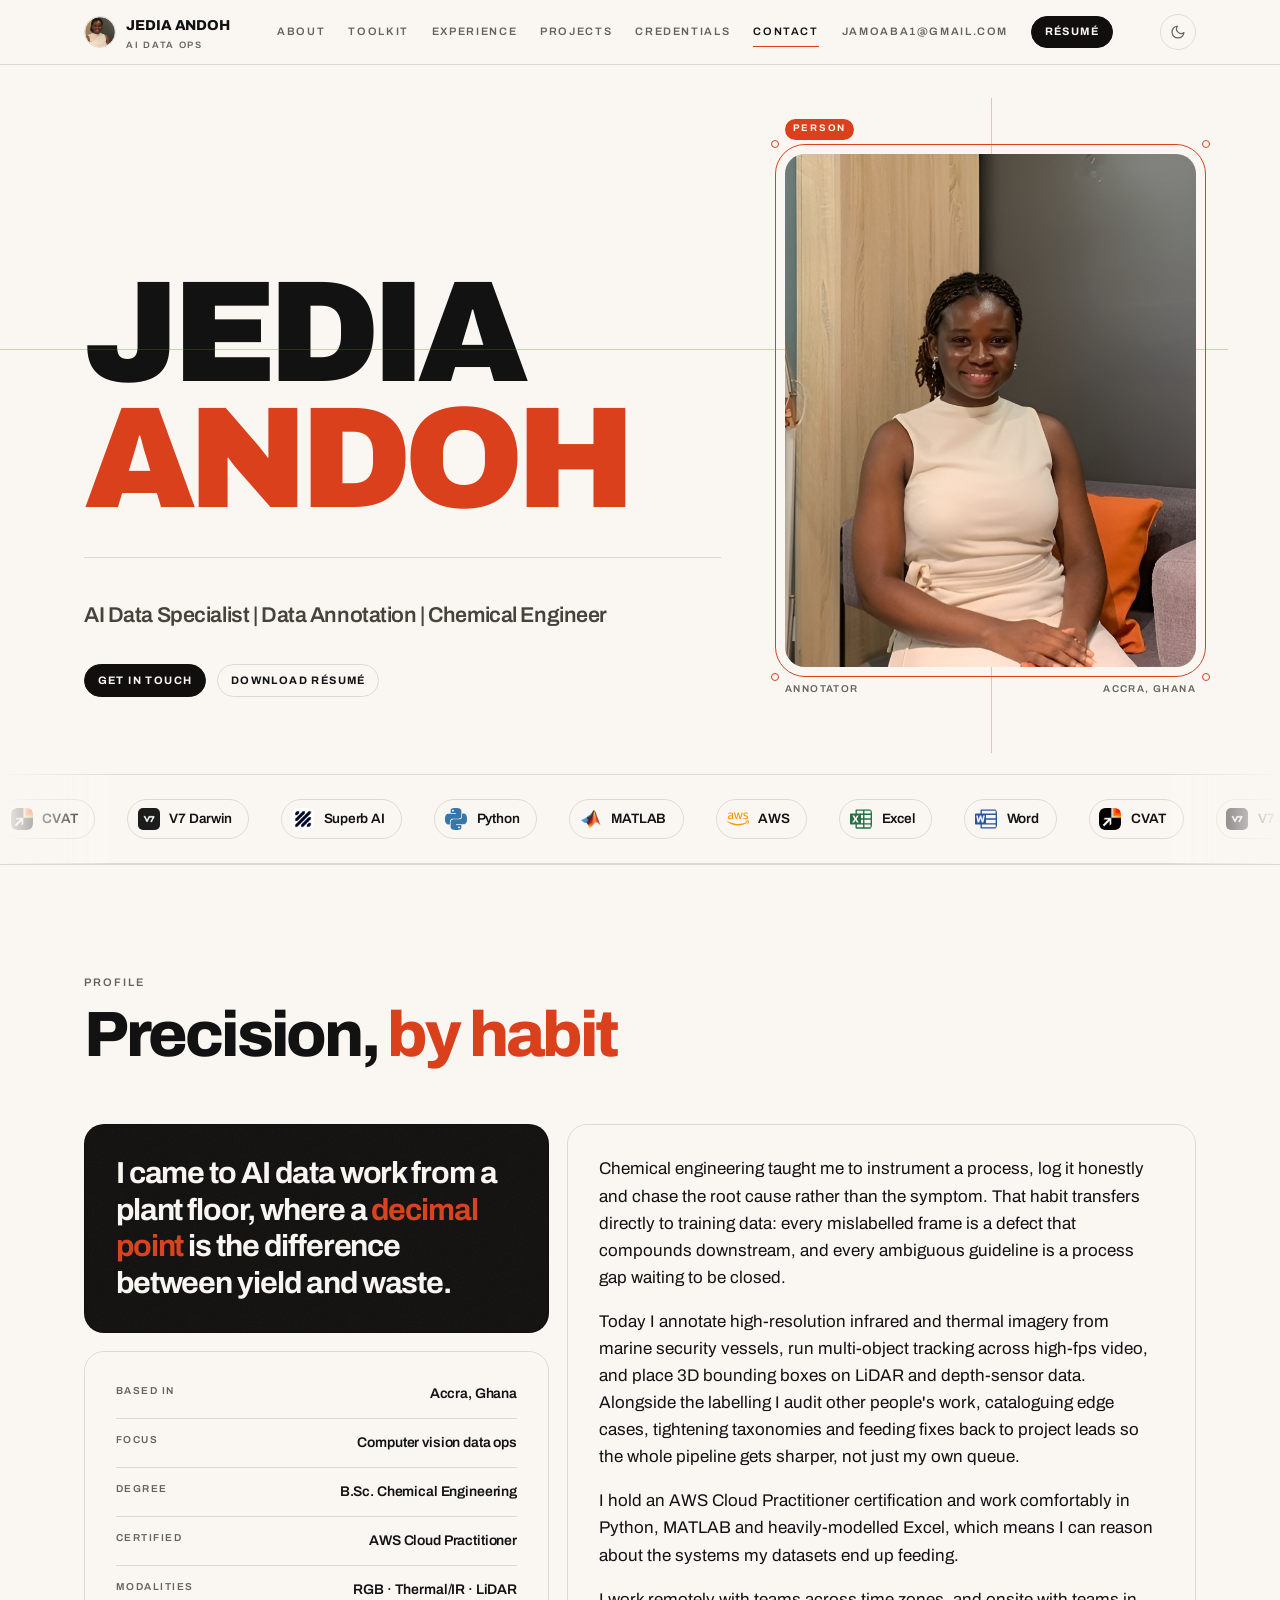
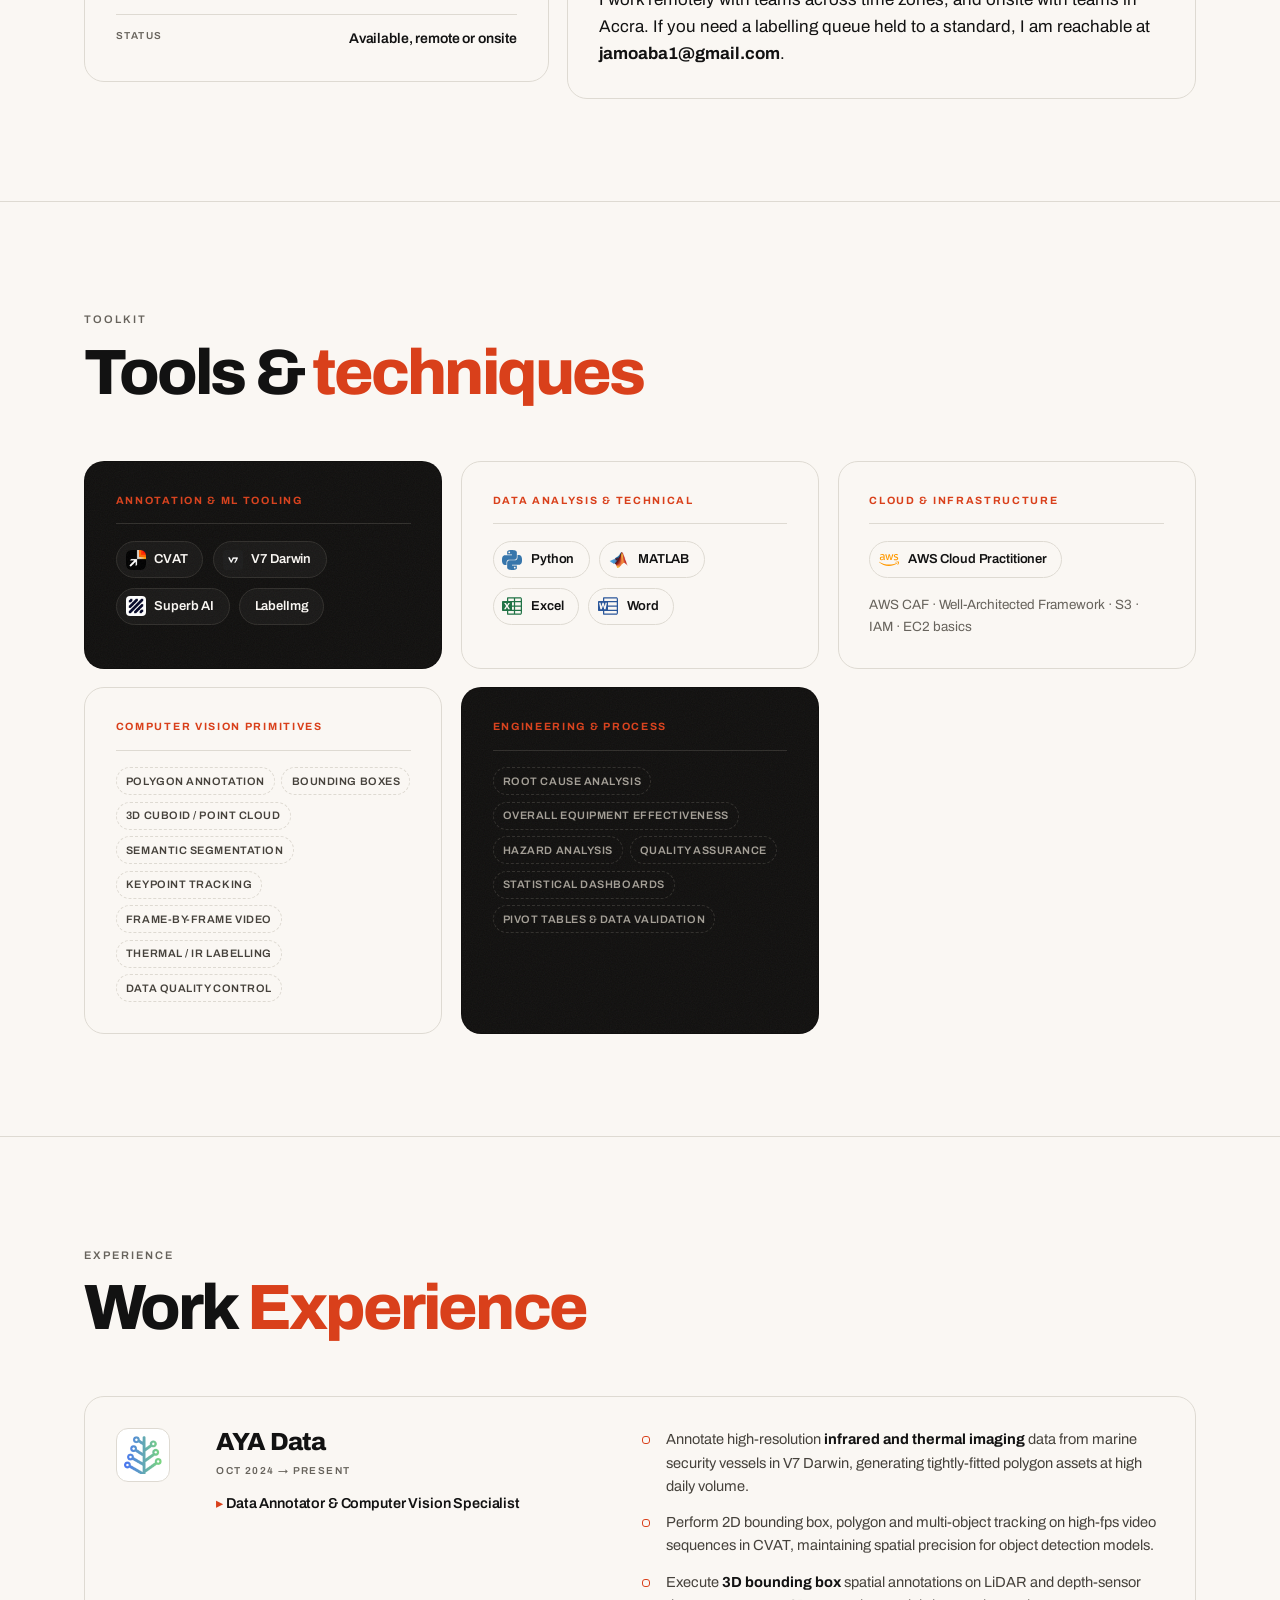
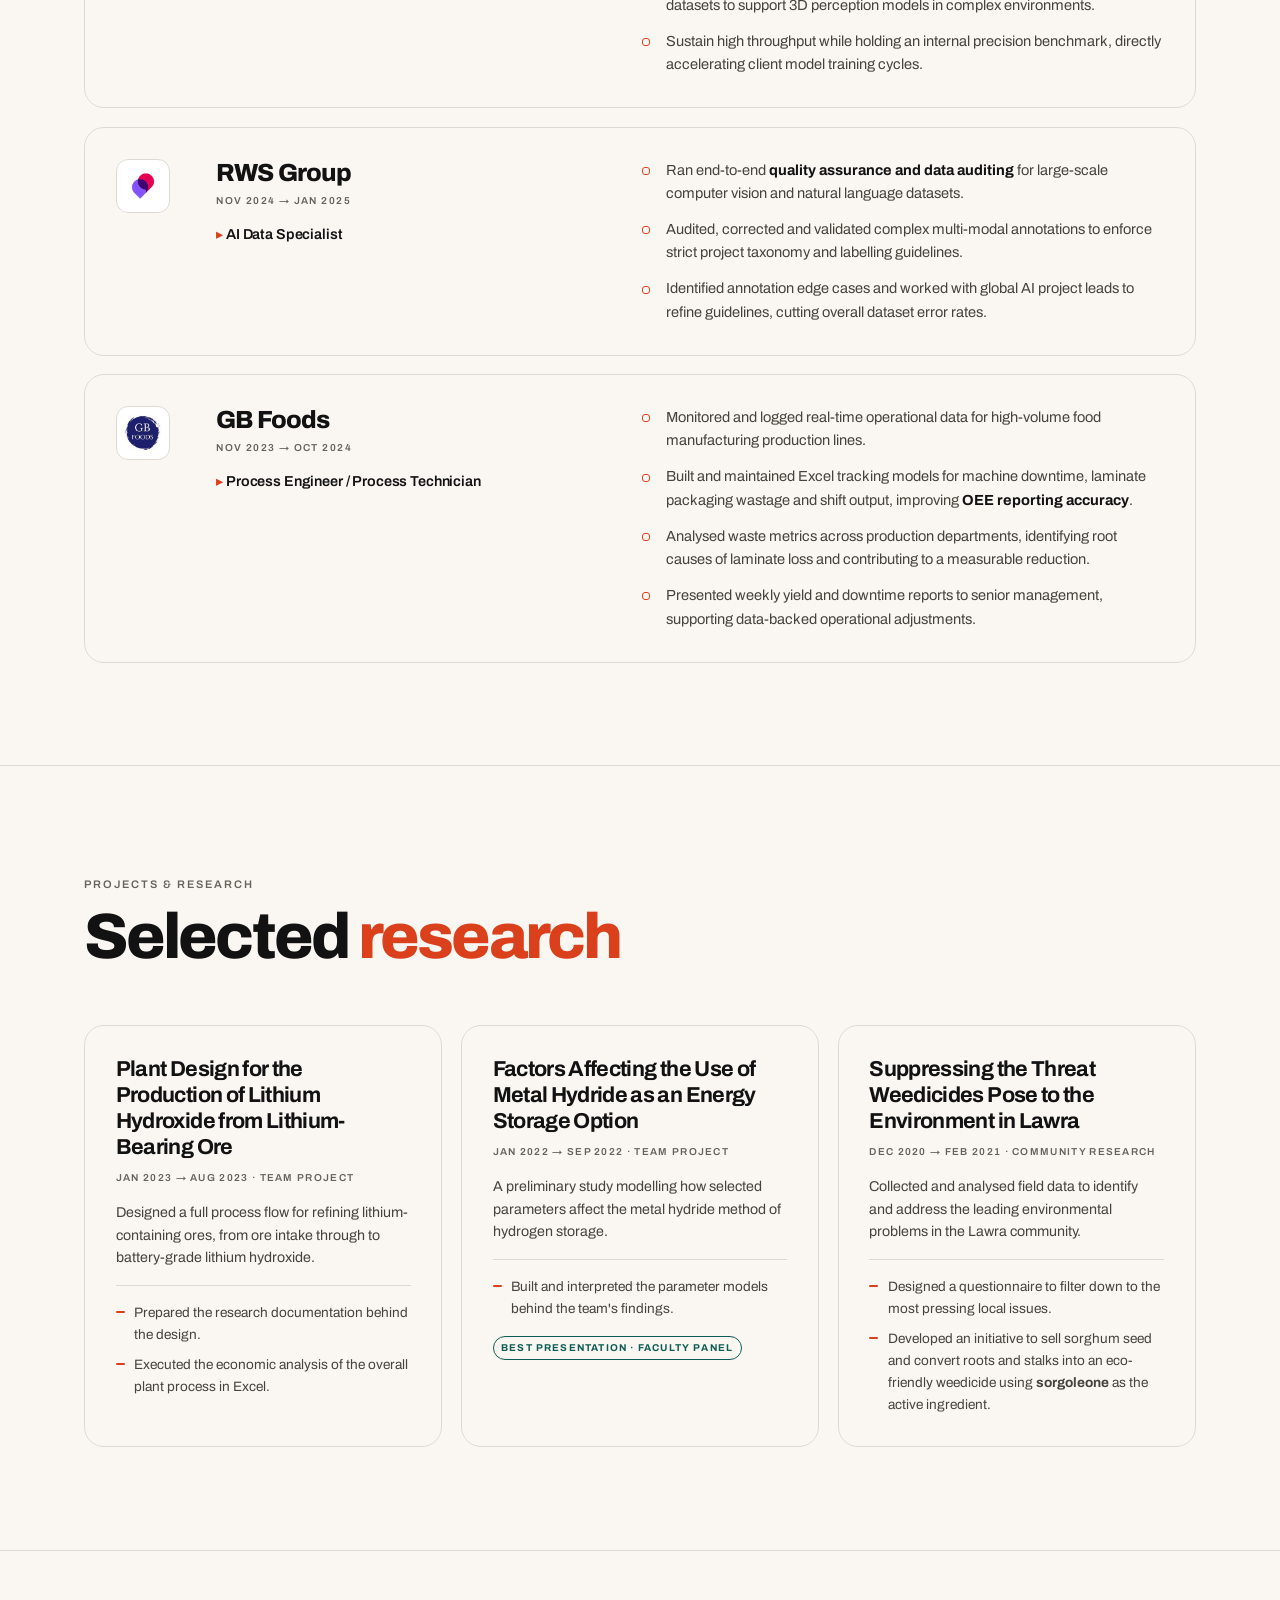
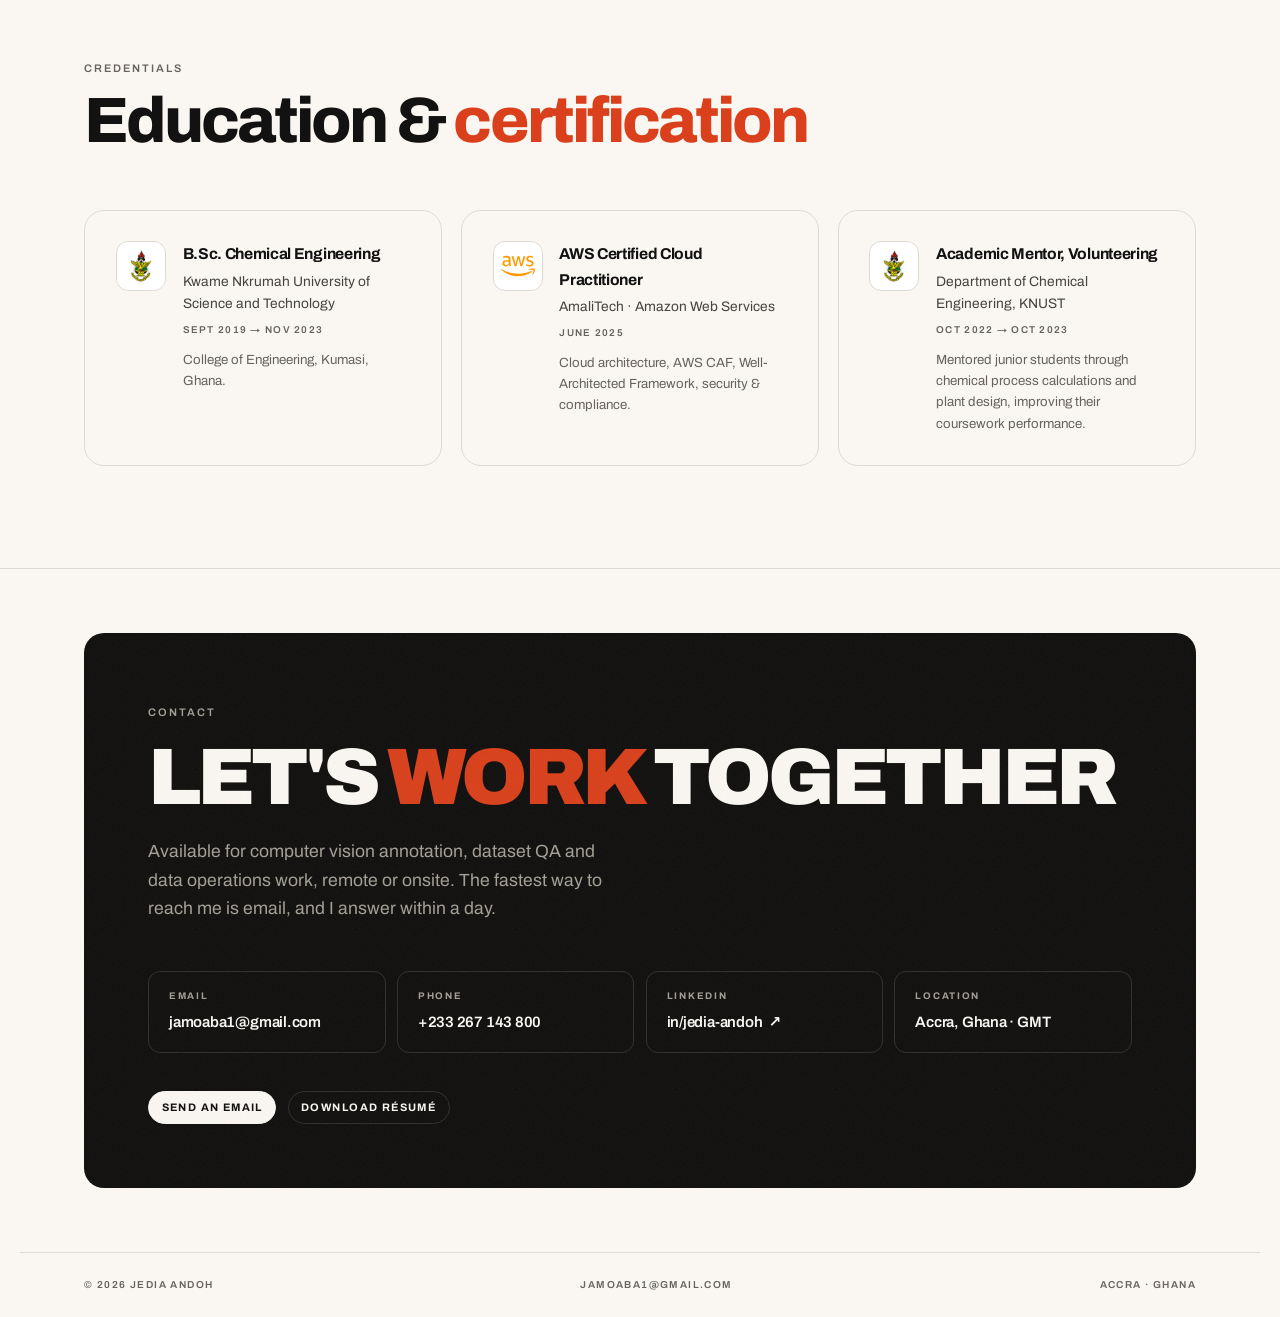
<file: index.html>
<!DOCTYPE html>
<html lang="en">

<head>
  <meta charset="UTF-8" />
  <meta name="viewport" content="width=device-width, initial-scale=1.0" />
  <title>Jedia Andoh · AI Data Specialist</title>
  <meta name="description"
    content="Jedia Andoh is an AI Data Specialist and Chemical Engineer in Accra, Ghana, specialising in computer vision annotation, dataset quality assurance and data-driven process optimisation." />
  <meta name="author" content="Jedia Andoh" />
  <meta name="theme-color" content="#faf7f3" />

  <!-- Open Graph / Twitter -->
  <meta property="og:type" content="website" />
  <meta property="og:title" content="Jedia Andoh · AI Data Specialist" />
  <meta property="og:description"
    content="Computer vision annotation, dataset quality assurance and process optimisation." />
  <meta property="og:image" content="assets/img/self.jpg" />
  <meta name="twitter:card" content="summary_large_image" />
  <meta name="twitter:title" content="Jedia Andoh · AI Data Specialist" />
  <meta name="twitter:description"
    content="Computer vision annotation, dataset quality assurance and process optimisation." />
  <meta name="twitter:image" content="assets/img/self.jpg" />

  <!-- Favicons / PWA -->
  <link rel="manifest" href="manifest.json" />
  <link rel="icon" type="image/png" sizes="32x32" href="assets/img/favicons/jedia-32.png" />
  <link rel="icon" type="image/png" sizes="192x192" href="assets/img/favicons/jedia-192.png" />
  <link rel="apple-touch-icon" sizes="180x180" href="assets/img/favicons/jedia-180.png" />
  <link rel="alternate icon" href="assets/img/favicons/favicon.ico" />

  <!-- Type: one family, Archivo -->
  <link rel="preconnect" href="https://fonts.googleapis.com" />
  <link rel="preconnect" href="https://fonts.gstatic.com" crossorigin />
  <link href="https://fonts.googleapis.com/css2?family=Archivo:wght@400;500;600;700;800;900&display=swap"
    rel="stylesheet" />

  <link rel="stylesheet" href="assets/css/styles.css" />

  <script>
    // Applied before first paint so the page never flashes the wrong theme.
    // Light is the default; only a stored choice turns dark mode on.
    (function () {
      try {
        if (localStorage.getItem('theme-preference') === 'dark') {
          document.documentElement.classList.add('dark');
        }
      } catch (e) { /* private mode: stay light */ }
    })();
  </script>
</head>

<body>
  <div class="progress" id="progress"></div>

  <!--==================== HEADER ====================-->
  <header class="site-head">
    <div class="wrap bar">
      <a href="#top" class="brand">
        <span class="mono-mark"><img src="assets/img/favicons/jedia-192.png" alt="" width="32" height="32" /></span>
        <span>
          <span class="brand-name">Jedia Andoh</span>
          <span class="brand-role">AI Data Ops</span>
        </span>
      </a>

      <nav class="nav-links" id="nav">
        <a href="#about">About</a>
        <a href="#toolkit">Toolkit</a>
        <a href="#experience">Experience</a>
        <a href="#projects">Projects</a>
        <a href="#credentials">Credentials</a>
        <a href="#contact">Contact</a>
        <a class="nav-mail" href="mailto:jamoaba1@gmail.com">jamoaba1@gmail.com</a>
        <a class="btn" href="assets/pdf/Jedia-Andoh-Resume.pdf" download>Résumé</a>
      </nav>

      <div class="head-actions">
        <button class="theme-toggle" id="theme-toggle" type="button" aria-label="Switch to dark theme"
          aria-pressed="false">
          <svg class="icon-moon" viewBox="0 0 24 24" fill="none" stroke="currentColor" stroke-width="1.8"
            stroke-linecap="round" stroke-linejoin="round" aria-hidden="true">
            <path d="M21 12.79A9 9 0 1 1 11.21 3 7 7 0 0 0 21 12.79z" />
          </svg>
          <svg class="icon-sun" viewBox="0 0 24 24" fill="none" stroke="currentColor" stroke-width="1.8"
            stroke-linecap="round" stroke-linejoin="round" aria-hidden="true">
            <circle cx="12" cy="12" r="4.2" />
            <path d="M12 2v2M12 20v2M4.9 4.9l1.4 1.4M17.7 17.7l1.4 1.4M2 12h2M20 12h2M4.9 19.1l1.4-1.4M17.7 6.3l1.4-1.4" />
          </svg>
        </button>

        <button class="menu-toggle" id="menu-toggle" aria-label="Toggle menu" aria-expanded="false">
          <span></span><span></span><span></span>
        </button>
      </div>
    </div>
  </header>

  <main id="top">

    <!--==================== HERO ====================-->
    <section class="hero">
      <div class="wrap hero-grid">
        <div>
          <h1 class="st">
            Jedia
            <span class="l2"><em>Andoh</em></span>
          </h1>

          <div class="hero-role st">
            <span class="role-main lede hero-summary st">AI Data Specialist | Data Annotation | Chemical Engineer</span>
          </div>

          <!-- <p class="lede hero-summary st">
            Research Enthusiast | Data Annotation | Cloud Computing | AI Enthusiast
          </p> -->

          <div class="hero-cta st">
            <a class="btn" href="#contact">Get in touch</a>
            <a class="btn btn--ghost" href="assets/pdf/Jedia-Andoh-Resume.pdf" download>Download résumé</a>
          </div>
        </div>

        <div class="portrait-wrap" id="portrait-wrap">
          <span class="guide h"></span>
          <span class="guide v"></span>
          <div class="abox" id="portrait-box">
            <span class="alabel">Person</span>
            <span class="handle tl"></span><span class="handle tr"></span>
            <span class="handle bl"></span><span class="handle br"></span>
            <div class="portrait">
              <img src="assets/img/self.jpg" alt="Portrait of Jedia Andoh" />
            </div>
          </div>
          <div class="portrait-meta">
            <span>Annotator</span>
            <span>Accra, Ghana</span>
          </div>
        </div>
      </div>
    </section>

    <!--==================== TOOL MARQUEE ====================-->
    <section class="strip" aria-label="Tools Jedia works with">
      <div class="marquee">
        <div class="marquee-run">
          <span class="mq-item"><img src="assets/img/logos/cvat-fav.png" alt="CVAT logo" />CVAT</span>
          <span class="mq-item"><img src="assets/img/logos/v7-fav.png" alt="V7 Darwin logo" />V7 Darwin</span>
          <span class="mq-item"><img src="assets/img/logos/superbai-fav.png" alt="Superb AI logo" />Superb AI</span>
          <span class="mq-item"><img src="assets/img/logos/python.svg" alt="Python logo" />Python</span>
          <span class="mq-item"><img src="assets/img/logos/matlab.png" alt="MATLAB logo" />MATLAB</span>
          <span class="mq-item"><img src="assets/img/logos/amazonwebservices.svg" alt="AWS logo" />AWS</span>
          <span class="mq-item"><img src="assets/img/logos/microsoftexcel.svg" alt="Microsoft Excel logo" />Excel</span>
          <span class="mq-item"><img src="assets/img/logos/microsoftword.svg" alt="Microsoft Word logo" />Word</span>
        </div>
        <div class="marquee-run" aria-hidden="true">
          <span class="mq-item"><img src="assets/img/logos/cvat-fav.png" alt="" />CVAT</span>
          <span class="mq-item"><img src="assets/img/logos/v7-fav.png" alt="" />V7 Darwin</span>
          <span class="mq-item"><img src="assets/img/logos/superbai-fav.png" alt="" />Superb AI</span>
          <span class="mq-item"><img src="assets/img/logos/python.svg" alt="" />Python</span>
          <span class="mq-item"><img src="assets/img/logos/matlab.png" alt="" />MATLAB</span>
          <span class="mq-item"><img src="assets/img/logos/amazonwebservices.svg" alt="" />AWS</span>
          <span class="mq-item"><img src="assets/img/logos/microsoftexcel.svg" alt="" />Excel</span>
          <span class="mq-item"><img src="assets/img/logos/microsoftword.svg" alt="" />Word</span>
        </div>
      </div>
    </section>

    <!--==================== ABOUT ====================-->
    <section class="sec" id="about">
      <div class="wrap">
        <div class="sec-head rv">
          <div>
            <span class="tag">Profile</span>
            <h2><span class="w">Precision,</span> <span class="w"><em>by</em></span> <span class="w"><em>habit</em></span></h2>
          </div>
        </div>

        <div class="about-grid">
          <div>
            <div class="card card--ink grain about-quote rv">
              <p class="pull">
                I came to AI data work from a plant floor, where a <em>decimal point</em> is the
                difference between yield and waste.
              </p>
            </div>
            <div class="card rv">
              <ul class="facts">
                <li><span>Based in</span><span>Accra, Ghana</span></li>
                <li><span>Focus</span><span>Computer vision data ops</span></li>
                <li><span>Degree</span><span>B.Sc. Chemical Engineering</span></li>
                <li><span>Certified</span><span>AWS Cloud Practitioner</span></li>
                <li><span>Modalities</span><span>RGB · Thermal/IR · LiDAR</span></li>
                <li><span>Status</span><span>Available, remote or onsite</span></li>
              </ul>
            </div>
          </div>

          <div class="card about-body rv">
            <p>
              Chemical engineering taught me to instrument a process, log it honestly and chase the
              root cause rather than the symptom. That habit transfers directly to training data:
              every mislabelled frame is a defect that compounds downstream, and every ambiguous
              guideline is a process gap waiting to be closed.
            </p>
            <p>
              Today I annotate high-resolution infrared and thermal imagery from marine security
              vessels, run multi-object tracking across high-fps video, and place 3D bounding boxes on
              LiDAR and depth-sensor data. Alongside the labelling I audit other people's work,
              cataloguing edge cases, tightening taxonomies and feeding fixes back to project leads so
              the whole pipeline gets sharper, not just my own queue.
            </p>
            <p>
              I hold an AWS Cloud Practitioner certification and work comfortably in Python, MATLAB
              and heavily-modelled Excel, which means I can reason about the systems my datasets end
              up feeding.
            </p>
            <p>
              I work remotely with teams across time zones, and onsite with teams in Accra. If you
              need a labelling queue held to a standard, I am reachable at
              <a href="mailto:jamoaba1@gmail.com"><strong>jamoaba1@gmail.com</strong></a>.
            </p>
          </div>
        </div>
      </div>
    </section>

    <!--==================== TOOLKIT ====================-->
    <section class="sec" id="toolkit">
      <div class="wrap">
        <div class="sec-head rv">
          <div>
            <span class="tag">Toolkit</span>
            <h2><span class="w">Tools</span> <span class="w">&amp;</span> <span class="w"><em>techniques</em></span></h2>
          </div>
        </div>

        <div class="tool-groups">
          <div class="card card--ink grain rv">
            <h3>Annotation &amp; ML tooling</h3>
            <div class="logo-row">
              <span class="logo-chip"><img src="assets/img/logos/cvat-fav.png" alt="CVAT logo" />CVAT</span>
              <span class="logo-chip"><img src="assets/img/logos/v7-fav.png" alt="V7 Darwin logo" />V7 Darwin</span>
              <span class="logo-chip"><img src="assets/img/logos/superbai-fav.png" alt="Superb AI logo" />Superb AI</span>
              <span class="logo-chip no-logo">LabelImg</span>
            </div>
          </div>

          <div class="card rv">
            <h3>Data analysis &amp; technical</h3>
            <div class="logo-row">
              <span class="logo-chip"><img src="assets/img/logos/python.svg" alt="Python logo" />Python</span>
              <span class="logo-chip"><img src="assets/img/logos/matlab.png" alt="MATLAB logo" />MATLAB</span>
              <span class="logo-chip"><img src="assets/img/logos/microsoftexcel.svg" alt="Microsoft Excel logo" />Excel</span>
              <span class="logo-chip"><img src="assets/img/logos/microsoftword.svg" alt="Microsoft Word logo" />Word</span>
            </div>
          </div>

          <div class="card rv">
            <h3>Cloud &amp; infrastructure</h3>
            <div class="logo-row">
              <span class="logo-chip"><img src="assets/img/logos/amazonwebservices.svg" alt="Amazon Web Services logo" />AWS Cloud Practitioner</span>
            </div>
            <p class="cloud-note">AWS CAF · Well-Architected Framework · S3 · IAM · EC2 basics</p>
          </div>

          <div class="card rv">
            <h3>Computer vision primitives</h3>
            <div class="chips">
              <span class="chip">Polygon annotation</span>
              <span class="chip">Bounding boxes</span>
              <span class="chip">3D cuboid / point cloud</span>
              <span class="chip">Semantic segmentation</span>
              <span class="chip">Keypoint tracking</span>
              <span class="chip">Frame-by-frame video</span>
              <span class="chip">Thermal / IR labelling</span>
              <span class="chip">Data quality control</span>
            </div>
          </div>

          <div class="card card--ink grain rv">
            <h3>Engineering &amp; process</h3>
            <div class="chips">
              <span class="chip">Root cause analysis</span>
              <span class="chip">Overall equipment effectiveness</span>
              <span class="chip">Hazard analysis</span>
              <span class="chip">Quality assurance</span>
              <span class="chip">Statistical dashboards</span>
              <span class="chip">Pivot tables &amp; data validation</span>
            </div>
          </div>
        </div>
      </div>
    </section>

    <!--==================== EXPERIENCE ====================-->
    <section class="sec" id="experience">
      <div class="wrap">
        <div class="sec-head rv">
          <div>
            <span class="tag">Experience</span>
            <h2><span class="w">Work</span> <span class="w"><em>Experience</em></span></h2>
          </div>
        </div>

        <div class="roles">
          <article class="card role rv">
            <div class="role-logo"><img src="assets/img/logos/ayadata.png" alt="AYA DATA logo" /></div>
            <div class="role-meta">
              <div class="co">AYA Data</div>
              <div class="dates">Oct 2024 &rarr; Present</div>
              <div class="title">Data Annotator &amp; Computer Vision Specialist</div>
            </div>
            <ul class="role-body">
              <li>Annotate high-resolution <strong>infrared and thermal imaging</strong> data from marine
                security vessels in V7 Darwin, generating tightly-fitted polygon assets at high daily
                volume.</li>
              <li>Perform 2D bounding box, polygon and multi-object tracking on high-fps video sequences
                in CVAT, maintaining spatial precision for object detection models.</li>
              <li>Execute <strong>3D bounding box</strong> spatial annotations on LiDAR and depth-sensor
                datasets to support 3D perception models in complex environments.</li>
              <li>Sustain high throughput while holding an internal precision benchmark, directly
                accelerating client model training cycles.</li>
            </ul>
          </article>

          <article class="card role rv">
            <div class="role-logo"><img src="assets/img/logos/rws.png" alt="RWS Group logo" /></div>
            <div class="role-meta">
              <div class="co">RWS Group</div>
              <div class="dates">Nov 2024 &rarr; Jan 2025</div>
              <div class="title">AI Data Specialist</div>
            </div>
            <ul class="role-body">
              <li>Ran end-to-end <strong>quality assurance and data auditing</strong> for large-scale
                computer vision and natural language datasets.</li>
              <li>Audited, corrected and validated complex multi-modal annotations to enforce strict
                project taxonomy and labelling guidelines.</li>
              <li>Identified annotation edge cases and worked with global AI project leads to refine
                guidelines, cutting overall dataset error rates.</li>
            </ul>
          </article>

          <article class="card role rv">
            <div class="role-logo"><img src="assets/img/logos/gbfoods.png" alt="GB Foods logo" /></div>
            <div class="role-meta">
              <div class="co">GB Foods</div>
              <div class="dates">Nov 2023 &rarr; Oct 2024</div>
              <div class="title">Process Engineer / Process Technician</div>
            </div>
            <ul class="role-body">
              <li>Monitored and logged real-time operational data for high-volume food manufacturing
                production lines.</li>
              <li>Built and maintained Excel tracking models for machine downtime, laminate packaging
                wastage and shift output, improving <strong>OEE reporting accuracy</strong>.</li>
              <li>Analysed waste metrics across production departments, identifying root causes of
                laminate loss and contributing to a measurable reduction.</li>
              <li>Presented weekly yield and downtime reports to senior management, supporting
                data-backed operational adjustments.</li>
            </ul>
          </article>
        </div>
      </div>
    </section>

    <!--==================== PROJECTS ====================-->
    <section class="sec" id="projects">
      <div class="wrap">
        <div class="sec-head rv">
          <div>
            <span class="tag">Projects &amp; research</span>
            <h2><span class="w">Selected</span> <span class="w"><em>research</em></span></h2>
          </div>
        </div>

        <div class="projects">
          <article class="card project rv">
            <h3>Plant Design for the Production of Lithium Hydroxide from Lithium-Bearing Ore</h3>
            <div class="dates">Jan 2023 &rarr; Aug 2023 · Team project</div>
            <p>Designed a full process flow for refining lithium-containing ores, from ore intake
              through to battery-grade lithium hydroxide.</p>
            <ul>
              <li>Prepared the research documentation behind the design.</li>
              <li>Executed the economic analysis of the overall plant process in Excel.</li>
            </ul>
          </article>

          <article class="card project rv">
            <h3>Factors Affecting the Use of Metal Hydride as an Energy Storage Option</h3>
            <div class="dates">Jan 2022 &rarr; Sep 2022 · Team project</div>
            <p>A preliminary study modelling how selected parameters affect the metal hydride method
              of hydrogen storage.</p>
            <ul>
              <li>Built and interpreted the parameter models behind the team's findings.</li>
            </ul>
            <span class="award">Best Presentation · Faculty panel</span>
          </article>

          <article class="card project rv">
            <h3>Suppressing the Threat Weedicides Pose to the Environment in Lawra</h3>
            <div class="dates">Dec 2020 &rarr; Feb 2021 · Community research</div>
            <p>Collected and analysed field data to identify and address the leading environmental
              problems in the Lawra community.</p>
            <ul>
              <li>Designed a questionnaire to filter down to the most pressing local issues.</li>
              <li>Developed an initiative to sell sorghum seed and convert roots and stalks into an
                eco-friendly weedicide using <strong>sorgoleone</strong> as the active ingredient.</li>
            </ul>
          </article>
        </div>
      </div>
    </section>

    <!--==================== CREDENTIALS ====================-->
    <section class="sec" id="credentials">
      <div class="wrap">
        <div class="sec-head rv">
          <div>
            <span class="tag">Credentials</span>
            <h2><span class="w">Education</span> <span class="w">&amp;</span> <span class="w"><em>certification</em></span></h2>
          </div>
        </div>

        <div class="cred-grid">
          <div class="card cred rv">
            <div class="cred-logo"><img src="assets/img/logos/knust-crest.png" alt="KNUST logo" /></div>
            <div>
              <h3>B.Sc. Chemical Engineering</h3>
              <div class="org">Kwame Nkrumah University of Science and Technology</div>
              <div class="dates">Sept 2019 &rarr; Nov 2023</div>
              <p class="detail">College of Engineering, Kumasi, Ghana.</p>
            </div>
          </div>

          <div class="card cred rv">
            <div class="cred-logo"><img src="assets/img/logos/amazonwebservices.svg" alt="AWS logo" /></div>
            <div>
              <h3>AWS Certified Cloud Practitioner</h3>
              <div class="org">AmaliTech · Amazon Web Services</div>
              <div class="dates">June 2025</div>
              <p class="detail">Cloud architecture, AWS CAF, Well-Architected Framework, security &amp;
                compliance.</p>
            </div>
          </div>

          <div class="card cred rv">
            <div class="cred-logo"><img src="assets/img/logos/knust-crest.png" alt="KNUST logo" /></div>
            <div>
              <h3>Academic Mentor, Volunteering</h3>
              <div class="org">Department of Chemical Engineering, KNUST</div>
              <div class="dates">Oct 2022 &rarr; Oct 2023</div>
              <p class="detail">Mentored junior students through chemical process calculations and
                plant design, improving their coursework performance.</p>
            </div>
          </div>
        </div>
      </div>
    </section>

    <!--==================== CONTACT ====================-->
    <section class="contact" id="contact">
      <div class="wrap">
        <div class="contact-panel grain rv">
          <span class="tag">Contact</span>
          <h2><span class="w">Let's</span> <span class="w"><em>work</em></span> <span class="w">together</span></h2>
          <p class="contact-lede">
            Available for computer vision annotation, dataset QA and data operations work, remote or
            onsite. The fastest way to reach me is email, and I answer within a day.
          </p>

          <div class="contact-details">
            <a class="detail-card" href="mailto:jamoaba1@gmail.com">
              <span class="k">Email</span>
              <span class="v">jamoaba1@gmail.com</span>
            </a>
            <a class="detail-card" href="tel:+233267143800">
              <span class="k">Phone</span>
              <span class="v">+233 267 143 800</span>
            </a>
            <a class="detail-card" href="https://linkedin.com/in/jedia-andoh" target="_blank" rel="noopener">
              <span class="k">LinkedIn</span>
              <span class="v">in/jedia-andoh <span class="arrow">↗</span></span>
            </a>
            <div class="detail-card">
              <span class="k">Location</span>
              <span class="v">Accra, Ghana · GMT</span>
            </div>
          </div>

          <div class="contact-actions">
            <a class="btn btn--light" href="mailto:jamoaba1@gmail.com">Send an email</a>
            <a class="btn btn--outline-light" href="assets/pdf/Jedia-Andoh-Resume.pdf" download>Download résumé</a>
          </div>
        </div>
      </div>
    </section>
  </main>

  <footer>
    <div class="wrap foot">
      <span>© <span id="year">2026</span> Jedia Andoh</span>
      <span>jamoaba1@gmail.com</span>
      <span>Accra · Ghana</span>
    </div>
  </footer>

  <script src="assets/js/main.js"></script>
  <script>
    // Clear the caching service worker installed by the previous version of this site.
    if ('serviceWorker' in navigator) {
      navigator.serviceWorker.getRegistrations().then(function (regs) {
        regs.forEach(function (r) { r.unregister(); });
      });
    }
  </script>
</body>

</html>
</file>
<file: assets/css/styles.css>
/* =========================================================
   JEDIA ANDOH / PORTFOLIO
   One typeface (Archivo). Paper and ink, balanced.
   Flat cards, colour-only transitions, rounded geometry.
   ========================================================= */

/* ---------- TOKENS ---------- */
:root {
  --paper:     #faf7f3;
  --paper-2:   #f0ece5;
  --paper-3:   #e8e3da;
  --line:      #dedad2;
  --line-soft: rgba(18, 18, 18, 0.07);

  --head-bg:      rgba(250, 247, 243, 0.85);
  --hover-border: rgba(18, 18, 18, 0.25);
  --hover-bg:     rgba(240, 236, 229, 0.55);
  --on-ink-wash:         rgba(250, 247, 243, 0.04);
  --on-ink-border-hover: rgba(250, 247, 243, 0.35);
  --on-ink-hover-bg:     rgba(250, 247, 243, 0.09);
  --always-light: #faf7f3;

  --fg:        #121212;
  --fg-2:      #46423c;
  --fg-3:      #67635c;

  --ink:       #100f0e;
  --ink-fg:    #faf7f3;
  --ink-muted: #a49f96;
  --ink-line:  #302e2b;

  --accent:      #d9401b;
  --accent-2:    #0d5c53;
  --accent-wash: rgba(217, 64, 27, 0.08);

  --font: "Archivo", "Helvetica Neue", Helvetica, system-ui, sans-serif;

  --pad:  clamp(1.25rem, 5vw, 5rem);
  --rule: 1px solid var(--line);

  --r-card: 20px;
  --r-md:   12px;
  --r-sm:   8px;
  --r-pill: 999px;

  --ease: cubic-bezier(0.22, 1, 0.36, 1);
}

/* ---------- RESET ---------- */
*, *::before, *::after { box-sizing: border-box; }
* { margin: 0; padding: 0; }
html { -webkit-text-size-adjust: 100%; scroll-behavior: smooth; }
img, svg { display: block; max-width: 100%; }
a { color: inherit; text-decoration: none; }
button { font: inherit; color: inherit; background: none; border: none; cursor: pointer; }
ul { list-style: none; }

body {
  font-family: var(--font);
  font-size: clamp(0.95rem, 0.9rem + 0.2vw, 1.0625rem);
  line-height: 1.6;
  color: var(--fg);
  background: var(--paper);
  overflow-x: hidden;
  -webkit-font-smoothing: antialiased;
}

::selection { background: var(--accent); color: var(--always-light); }

/* film grain, for anything dark */
.grain { position: relative; }
.grain::after {
  content: "";
  position: absolute;
  inset: 0;
  pointer-events: none;
  opacity: 0.055;
  background-image: url("data:image/svg+xml,%3Csvg xmlns='http://www.w3.org/2000/svg' width='160' height='160'%3E%3Cfilter id='n'%3E%3CfeTurbulence type='fractalNoise' baseFrequency='0.85' numOctaves='4' stitchTiles='stitch'/%3E%3C/filter%3E%3Crect width='160' height='160' filter='url(%23n)'/%3E%3C/svg%3E");
}

/* ---------- TYPE PRIMITIVES ---------- */
.tag {
  display: inline-block;
  font-size: 0.6875rem;
  font-weight: 600;
  letter-spacing: 0.18em;
  text-transform: uppercase;
  color: var(--fg-3);
}
.lede { font-size: clamp(1.05rem, 0.98rem + 0.4vw, 1.28rem); line-height: 1.55; color: var(--fg-2); }

/* ---------- LAYOUT ---------- */
.wrap { width: 100%; max-width: 1240px; margin-inline: auto; padding-inline: var(--pad); }
section { position: relative; }

.sec {
  padding-block: clamp(4rem, 8vw, 7.5rem);
  border-top: var(--rule);
}

.sec-head {
  display: flex;
  flex-wrap: wrap;
  align-items: flex-end;
  justify-content: space-between;
  gap: 1.5rem;
  margin-bottom: clamp(2.25rem, 4.5vw, 4rem);
}
.sec-head h2 {
  margin-top: 0.7rem;
  font-weight: 800;
  font-size: clamp(2.1rem, 1.3rem + 3.6vw, 4rem);
  line-height: 0.95;
  letter-spacing: -0.045em;
}
.sec-head h2 em { font-style: normal; color: var(--accent); }
.sec-head .sec-note { max-width: 32ch; font-size: 0.875rem; color: var(--fg-3); }

/* ---------- CARD SYSTEM ---------- */
.card {
  border: var(--rule);
  border-radius: var(--r-card);
  padding: clamp(1.35rem, 2.4vw, 2rem);
  background: transparent;
  transition: border-color 0.5s var(--ease), background-color 0.5s var(--ease);
}
.card:hover, .card:focus-visible {
  border-color: var(--hover-border);
  background-color: var(--hover-bg);
}

.card--ink {
  border-color: transparent;
  background: var(--ink);
  color: var(--ink-fg);
  overflow: hidden;
}
.card--ink:hover { border-color: transparent; background: var(--ink); opacity: 0.94; }
.card--ink .tag { color: var(--ink-muted); }

/* ---------- DARK THEME ----------
   Paper and ink swap roles, so an "ink card" stays the inverted
   surface in both themes and the contrast rhythm survives. */
html.dark {
  --paper:     #100f0e;
  --paper-2:   #1a1918;
  --paper-3:   #232120;
  --line:      #302e2b;
  --line-soft: rgba(250, 247, 243, 0.08);

  --fg:        #faf7f3;
  --fg-2:      #c5c0b7;
  --fg-3:      #a49f96;

  --ink:       #f4f1ec;
  --ink-fg:    #100f0e;
  --ink-muted: #5f5b52;
  --ink-line:  #d6d1c7;

  --accent:      #ff5c33;
  --accent-2:    #3aa898;
  --accent-wash: rgba(255, 92, 51, 0.14);

  --head-bg:      rgba(16, 15, 14, 0.85);
  --hover-border: rgba(250, 247, 243, 0.28);
  --hover-bg:     rgba(250, 247, 243, 0.05);
  --on-ink-wash:         rgba(16, 15, 14, 0.05);
  --on-ink-border-hover: rgba(16, 15, 14, 0.32);
  --on-ink-hover-bg:     rgba(16, 15, 14, 0.07);
}
html.dark .grain::after { opacity: 0.045; mix-blend-mode: multiply; }

/* ---------- THEME SWEEP (View Transitions) ----------
   The new theme is revealed by a circle growing out of the toggle. */
@keyframes vt-circle-in {
  from { clip-path: circle(0px at var(--vt-x, 50%) var(--vt-y, 50%)); }
  to   { clip-path: circle(var(--vt-r, 100vmax) at var(--vt-x, 50%) var(--vt-y, 50%)); }
}
::view-transition-old(root),
::view-transition-new(root) { animation: none; mix-blend-mode: normal; }
::view-transition-old(root) { z-index: 1; }
::view-transition-new(root) {
  z-index: 9999;
  animation: vt-circle-in 0.55s cubic-bezier(0.22, 1, 0.36, 1) forwards;
}

/* ---------- THEME TOGGLE ---------- */
.theme-toggle {
  display: grid;
  place-items: center;
  flex: none;
  width: 36px; height: 36px;
  border: 1px solid var(--line);
  border-radius: var(--r-pill);
  color: var(--fg-3);
  transition: color 0.4s var(--ease), border-color 0.4s var(--ease), background-color 0.4s var(--ease);
}
.theme-toggle:hover { color: var(--fg); border-color: var(--hover-border); background-color: var(--hover-bg); }
.theme-toggle svg { width: 16px; height: 16px; }
.theme-toggle .icon-sun { display: none; }
html.dark .theme-toggle .icon-sun  { display: block; }
html.dark .theme-toggle .icon-moon { display: none; }

/* ---------- HEADER ---------- */
.site-head {
  position: fixed;
  top: 0; left: 0; right: 0;
  z-index: 100;
  background: var(--head-bg);
  backdrop-filter: blur(14px) saturate(1.3);
  -webkit-backdrop-filter: blur(14px) saturate(1.3);
  border-bottom: var(--rule);
}
.head-actions { display: flex; align-items: center; gap: 0.6rem; }
.site-head .bar {
  display: flex;
  align-items: center;
  justify-content: space-between;
  gap: 1rem;
  height: 64px;
}
.brand { display: flex; align-items: center; gap: 0.65rem; }
.brand .mono-mark {
  display: grid; place-items: center;
  width: 32px; height: 32px;
  border-radius: var(--r-pill);
  overflow: hidden;
  border: 1px solid var(--line);
}
.brand .mono-mark img { width: 100%; height: 100%; object-fit: cover; }
.brand .brand-name {
  font-weight: 800;
  font-size: 0.9rem;
  letter-spacing: -0.01em;
  text-transform: uppercase;
}
.brand .brand-role {
  display: block;
  font-size: 0.58rem;
  font-weight: 600;
  letter-spacing: 0.18em;
  text-transform: uppercase;
  color: var(--fg-3);
}

.nav-links { display: flex; align-items: center; gap: clamp(0.9rem, 1.8vw, 1.7rem); }
.nav-links a:not(.btn) {
  font-size: 0.68rem;
  font-weight: 600;
  letter-spacing: 0.15em;
  text-transform: uppercase;
  color: var(--fg-3);
  padding-block: 0.4rem;
  position: relative;
  transition: color 0.3s var(--ease);
}
.nav-links a:not(.btn)::after {
  content: "";
  position: absolute;
  left: 0; right: 0; bottom: 0;
  height: 1.5px;
  background: var(--accent);
  transform: scaleX(0);
  transform-origin: left;
  transition: transform 0.4s var(--ease);
}
.nav-links a:not(.btn):hover { color: var(--fg); }
.nav-links a:not(.btn):hover::after, .nav-links a:not(.btn).active::after { transform: scaleX(1); }
.nav-links a:not(.btn).active { color: var(--fg); }

.nav-mail { display: none; }
@media (min-width: 1120px) {
  .nav-mail {
    display: inline-block;
    letter-spacing: 0.01em;
    text-transform: none;
    font-weight: 500;
    font-size: 0.78rem;
  }
}

.btn {
  display: inline-flex;
  align-items: center;
  gap: 0.5em;
  padding: 0.6em 1.15em;
  font-size: 0.68rem;
  font-weight: 700;
  letter-spacing: 0.13em;
  text-transform: uppercase;
  border: 1px solid var(--ink);
  border-radius: var(--r-pill);
  background: var(--ink);
  color: var(--ink-fg);
  transition: background-color 0.4s var(--ease), color 0.4s var(--ease), border-color 0.4s var(--ease);
}
.btn:hover { background: var(--accent); border-color: var(--accent); color: var(--always-light); }
.btn--ghost { background: transparent; color: var(--fg); border-color: var(--line); }
.btn--ghost:hover { background: var(--ink); color: var(--ink-fg); border-color: var(--ink); }
.btn--light { background: var(--ink-fg); color: var(--ink); border-color: var(--ink-fg); }
.btn--light:hover { background: var(--accent); border-color: var(--accent); color: var(--always-light); }
.btn--outline-light { background: transparent; color: var(--ink-fg); border-color: var(--ink-line); }
.btn--outline-light:hover { background: var(--on-ink-hover-bg); border-color: var(--on-ink-border-hover); }

.menu-toggle { display: none; }

/* ---------- HERO ---------- */
.hero { padding-top: calc(64px + clamp(2.75rem, 7vw, 6rem)); padding-bottom: clamp(2.75rem, 6vw, 5rem); }
.hero-grid {
  display: grid;
  grid-template-columns: minmax(0, 1.55fr) minmax(0, 1fr);
  gap: clamp(2rem, 5vw, 4.5rem);
  align-items: end;
}
.hero-eyebrow { display: flex; flex-wrap: wrap; align-items: center; gap: 0.7rem; margin-bottom: 1.6rem; }
.dot {
  width: 7px; height: 7px; border-radius: 50%;
  background: var(--accent-2);
  animation: pulse 2.4s infinite;
}
@keyframes pulse {
  0%   { box-shadow: 0 0 0 0 rgba(13, 92, 83, 0.45); }
  70%  { box-shadow: 0 0 0 9px rgba(13, 92, 83, 0); }
  100% { box-shadow: 0 0 0 0 rgba(13, 92, 83, 0); }
}

.hero h1 {
  font-weight: 900;
  font-size: clamp(3rem, 0.6rem + 11vw, 9rem);
  line-height: 0.88;
  letter-spacing: -0.055em;
  text-transform: uppercase;
}
.hero h1 .l2 { display: block; }
.hero h1 em { font-style: normal; color: var(--accent); }

.hero-role {
  margin-top: clamp(1.4rem, 3vw, 2.1rem);
  padding-top: 1.2rem;
  border-top: var(--rule);
  display: flex;
  flex-wrap: wrap;
  gap: 0.4rem 1.2rem;
  align-items: baseline;
}
.hero-role .role-main { font-size: clamp(1.05rem, 0.98rem + 0.45vw, 1.35rem); font-weight: 600; letter-spacing: -0.02em; }
.hero-summary { margin-top: 1.4rem; max-width: 58ch; }
.hero-cta { margin-top: 2rem; display: flex; flex-wrap: wrap; gap: 0.7rem; }

/* portrait */
.portrait-wrap { position: relative; }
.portrait {
  position: relative;
  aspect-ratio: 4 / 5;
  overflow: hidden;
  border-radius: var(--r-card);
  background: var(--paper-3);
}
.portrait img { width: 100%; height: 100%; object-fit: cover; object-position: 46% 22%; }
.portrait-meta {
  margin-top: 0.85rem;
  display: flex;
  justify-content: space-between;
  gap: 1rem;
  font-size: 0.62rem;
  font-weight: 600;
  letter-spacing: 0.14em;
  text-transform: uppercase;
  color: var(--fg-3);
}

/* annotation box, the signature motif */
.abox { position: relative; }
.abox::before {
  content: "";
  position: absolute;
  inset: -10px;
  border: 1px solid var(--accent);
  border-radius: calc(var(--r-card) + 10px);
  opacity: 0;
  transform: scale(1.04);
  transition: opacity 0.6s var(--ease), transform 0.6s var(--ease);
  pointer-events: none;
}
.abox.is-on::before, .abox:hover::before { opacity: 1; transform: scale(1); }

.handle {
  position: absolute;
  width: 8px; height: 8px;
  border-radius: var(--r-pill);
  background: var(--paper);
  border: 1.5px solid var(--accent);
  opacity: 0;
  transition: opacity 0.45s var(--ease) 0.18s;
  pointer-events: none;
}
.abox.is-on .handle, .abox:hover .handle { opacity: 1; }
.handle.tl { top: -14px; left: -14px; }
.handle.tr { top: -14px; right: -14px; }
.handle.bl { bottom: -14px; left: -14px; }
.handle.br { bottom: -14px; right: -14px; }

.alabel {
  position: absolute;
  bottom: calc(100% + 14px);
  left: 0;
  border-radius: var(--r-pill);
  padding: 0.3em 0.8em;
  background: var(--accent);
  color: var(--always-light);
  font-size: 0.6rem;
  font-weight: 700;
  letter-spacing: 0.18em;
  text-transform: uppercase;
  white-space: nowrap;
  opacity: 0;
  transform: translateY(4px);
  transition: opacity 0.45s var(--ease) 0.1s, transform 0.45s var(--ease) 0.1s;
  pointer-events: none;
}
.abox.is-on .alabel, .abox:hover .alabel { opacity: 1; transform: translateY(0); }

.portrait-wrap .guide {
  position: absolute;
  background: var(--accent);
  opacity: 0;
  transition: opacity 0.7s var(--ease) 0.3s;
  pointer-events: none;
}
.portrait-wrap.is-on .guide { opacity: 0.3; }
.guide.h { left: -100vw; right: -2rem; height: 1px; top: 36%; }
.guide.v { top: -3.5rem; bottom: -3.5rem; width: 1px; left: 50%; }

/* ---------- LOGO MARQUEE ---------- */
.strip {
  border-top: var(--rule);
  border-bottom: var(--rule);
  background: var(--paper);
  overflow: hidden;
  padding-block: clamp(1rem, 2vw, 1.5rem);
  -webkit-mask-image: linear-gradient(90deg, transparent, #000 9%, #000 91%, transparent);
          mask-image: linear-gradient(90deg, transparent, #000 9%, #000 91%, transparent);
}
.marquee {
  display: flex;
  width: max-content;
  animation: marquee-scroll var(--marquee-duration, 44s) linear infinite;
  will-change: transform;
}
.strip:hover .marquee { animation-play-state: paused; }
@keyframes marquee-scroll {
  from { transform: translateX(0); }
  to   { transform: translateX(-50%); }
}
.marquee-run { display: flex; align-items: center; gap: clamp(1rem, 2.5vw, 2rem); padding-right: clamp(1rem, 2.5vw, 2rem); }
.mq-item {
  display: inline-flex;
  align-items: center;
  gap: 0.6rem;
  flex: none;
  padding: 0.5rem 1.05rem 0.5rem 0.6rem;
  border: 1px solid var(--line);
  border-radius: var(--r-pill);
  font-size: 0.85rem;
  font-weight: 600;
  letter-spacing: -0.015em;
  white-space: nowrap;
  transition: border-color 0.5s var(--ease), background-color 0.5s var(--ease);
}
.mq-item:hover { border-color: var(--hover-border); background-color: var(--paper-2); }
.mq-item img { width: 22px; height: 22px; object-fit: contain; border-radius: 5px; }
.mq-sep { flex: none; width: 5px; height: 5px; border-radius: var(--r-pill); background: var(--accent); opacity: 0.5; }

/* ---------- ABOUT ---------- */
.about-grid {
  display: grid;
  grid-template-columns: minmax(0, 0.85fr) minmax(0, 1.15fr);
  gap: clamp(0.85rem, 1.6vw, 1.15rem);
  align-items: start;
}
.about-body p + p { margin-top: 1.05rem; }
.about-quote { margin-bottom: clamp(0.85rem, 1.6vw, 1.15rem); }
.about-quote .pull {
  font-weight: 700;
  font-size: clamp(1.25rem, 1rem + 1.4vw, 1.9rem);
  line-height: 1.2;
  letter-spacing: -0.035em;
}
.about-quote .pull em { font-style: normal; color: var(--accent); }

.facts li {
  display: flex;
  justify-content: space-between;
  gap: 1.25rem;
  padding: 0.8rem 0;
  border-bottom: var(--rule);
  font-size: 0.875rem;
}
.facts li:first-child { padding-top: 0; }
.facts li:last-child { border-bottom: none; padding-bottom: 0; }
.facts li span:first-child {
  font-size: 0.63rem;
  font-weight: 600;
  letter-spacing: 0.15em;
  text-transform: uppercase;
  color: var(--fg-3);
  white-space: nowrap;
}
.facts li span:last-child { text-align: right; font-weight: 600; letter-spacing: -0.01em; }

/* ---------- TOOLKIT ---------- */
.tool-groups { display: grid; gap: clamp(0.85rem, 1.6vw, 1.15rem); grid-template-columns: repeat(auto-fit, minmax(280px, 1fr)); }
.card > h3 {
  font-size: 0.66rem;
  font-weight: 700;
  letter-spacing: 0.16em;
  text-transform: uppercase;
  color: var(--accent);
  padding-bottom: 0.85rem;
  margin-bottom: 1.05rem;
  border-bottom: var(--rule);
}
.card--ink > h3 { border-bottom-color: var(--ink-line); }
.cloud-note { margin-top: 1rem; font-size: 0.84rem; color: var(--fg-3); }
.card--ink .cloud-note { color: var(--ink-muted); }

.logo-row { display: flex; flex-wrap: wrap; gap: 0.6rem; }
.logo-chip {
  display: inline-flex;
  align-items: center;
  gap: 0.55rem;
  padding: 0.45rem 0.9rem 0.45rem 0.55rem;
  border: 1px solid var(--line);
  border-radius: var(--r-pill);
  font-size: 0.8125rem;
  font-weight: 600;
  letter-spacing: -0.01em;
  transition: border-color 0.5s var(--ease), background-color 0.5s var(--ease);
}
.logo-chip:hover { border-color: var(--hover-border); background-color: var(--paper-2); }
.logo-chip img { width: 20px; height: 20px; object-fit: contain; border-radius: 4px; }
.logo-chip.no-logo { padding-left: 0.9rem; }
.card--ink .logo-chip { border-color: var(--ink-line); background-color: var(--on-ink-wash); }
.card--ink .logo-chip:hover { border-color: var(--on-ink-border-hover); background-color: var(--on-ink-hover-bg); }

.chips { display: flex; flex-wrap: wrap; gap: 0.4rem; }
.chip {
  padding: 0.4em 0.85em;
  border: 1px dashed var(--line);
  border-radius: var(--r-pill);
  font-size: 0.68rem;
  font-weight: 600;
  letter-spacing: 0.05em;
  text-transform: uppercase;
  color: var(--fg-2);
  transition: border-color 0.5s var(--ease), color 0.5s var(--ease), background-color 0.5s var(--ease);
}
.chip:hover { border-color: var(--accent); border-style: solid; color: var(--accent); background-color: var(--accent-wash); }
.card--ink .chip { border-color: var(--ink-line); color: var(--ink-muted); }
.card--ink .chip:hover { border-color: var(--accent); color: var(--accent); background-color: rgba(217, 64, 27, 0.14); }

/* ---------- EXPERIENCE ---------- */
.roles { display: grid; gap: clamp(0.85rem, 1.6vw, 1.15rem); }
.role {
  display: grid;
  grid-template-columns: 62px minmax(0, 1fr) minmax(0, 1.35fr);
  gap: clamp(1rem, 3vw, 2.5rem);
}
.role-logo {
  width: 54px; height: 54px;
  display: grid; place-items: center;
  border: var(--rule);
  border-radius: var(--r-md);
  background: #fff;
  overflow: hidden;
}
.role-logo img { width: 100%; height: 100%; object-fit: contain; padding: 7px; }
.role-meta .co { font-weight: 800; font-size: clamp(1.2rem, 1.05rem + 0.7vw, 1.55rem); line-height: 1.1; letter-spacing: -0.035em; }
.role-meta .dates { margin-top: 0.45rem; font-size: 0.63rem; font-weight: 600; letter-spacing: 0.14em; text-transform: uppercase; color: var(--fg-3); }
.role-meta .title { margin-top: 0.85rem; font-weight: 600; font-size: 0.9rem; letter-spacing: -0.01em; }
.role-meta .title::before { content: "\25B8  "; color: var(--accent); }

.role-body li { position: relative; padding-left: 1.5rem; font-size: 0.9125rem; color: var(--fg-2); line-height: 1.6; }
.role-body li + li { margin-top: 0.8rem; }
.role-body li::before {
  content: "";
  position: absolute;
  left: 0; top: 0.55em;
  width: 8px; height: 8px;
  border-radius: 3px;
  border: 1px solid var(--accent);
}
.role-body strong { color: var(--fg); font-weight: 700; }

/* ---------- PROJECTS ---------- */
.projects { display: grid; gap: clamp(0.85rem, 1.6vw, 1.15rem); grid-template-columns: repeat(auto-fit, minmax(300px, 1fr)); }
.project { display: flex; flex-direction: column; }
.card.project > h3 {
  font-weight: 700;
  font-size: clamp(1.1rem, 1rem + 0.6vw, 1.35rem);
  line-height: 1.2;
  letter-spacing: -0.03em;
  text-transform: none;
  color: var(--fg);
  border-bottom: none;
  padding-bottom: 0;
  margin-bottom: 0;
}
.project .dates { margin-top: 0.6rem; font-size: 0.63rem; font-weight: 600; letter-spacing: 0.13em; text-transform: uppercase; color: var(--fg-3); }
.project p { margin-top: 0.9rem; font-size: 0.89rem; color: var(--fg-2); }
.project ul { margin-top: 1rem; padding-top: 1rem; border-top: var(--rule); }
.project ul li { font-size: 0.85rem; color: var(--fg-2); padding-left: 1.15rem; position: relative; }
.project ul li + li { margin-top: 0.55rem; }
.project ul li::before {
  content: "";
  position: absolute;
  left: 0; top: 0.62em;
  width: 9px; height: 2px;
  border-radius: 2px;
  background: var(--accent);
}
.project .award {
  margin-top: 1rem;
  align-self: flex-start;
  border-radius: var(--r-pill);
  font-size: 0.62rem;
  font-weight: 700;
  letter-spacing: 0.12em;
  text-transform: uppercase;
  color: var(--accent-2);
  border: 1px solid var(--accent-2);
  padding: 0.32em 0.75em;
}

/* ---------- CREDENTIALS ---------- */
.cred-grid { display: grid; gap: clamp(0.85rem, 1.6vw, 1.15rem); grid-template-columns: repeat(auto-fit, minmax(300px, 1fr)); }
.cred { display: flex; gap: 1.05rem; align-items: flex-start; }
.cred-logo {
  flex: none;
  width: 50px; height: 50px;
  display: grid; place-items: center;
  border: var(--rule);
  border-radius: var(--r-md);
  background: #fff;
}
.cred-logo img { width: 100%; height: 100%; object-fit: contain; padding: 7px; }
.cred h3 { font-size: 0.98rem; font-weight: 700; letter-spacing: -0.02em; }
.cred .org { margin-top: 0.25rem; font-size: 0.86rem; color: var(--fg-2); }
.cred .dates { margin-top: 0.45rem; font-size: 0.62rem; font-weight: 600; letter-spacing: 0.13em; text-transform: uppercase; color: var(--fg-3); }
.cred .detail { margin-top: 0.7rem; font-size: 0.83rem; color: var(--fg-3); }

/* ---------- CONTACT ---------- */
.contact { padding-block: clamp(2.5rem, 5vw, 4.5rem); border-top: var(--rule); }
.contact-panel {
  border-radius: var(--r-card);
  background: var(--ink);
  color: var(--ink-fg);
  overflow: hidden;
  padding: clamp(2rem, 5vw, 4.25rem);
}
.contact-panel .tag { color: var(--ink-muted); }
.contact-panel h2 {
  font-weight: 900;
  font-size: clamp(2rem, 1rem + 5vw, 5rem);
  line-height: 0.95;
  letter-spacing: -0.05em;
  text-transform: uppercase;
  margin-block: 1rem 1.4rem;
}
.contact-panel h2 em { font-style: normal; color: var(--accent); }
.contact-lede { max-width: 48ch; color: var(--ink-muted); font-size: clamp(0.95rem, 0.9rem + 0.3vw, 1.1rem); }

.contact-details {
  margin-top: clamp(2rem, 4vw, 3rem);
  display: grid;
  gap: 0.7rem;
  grid-template-columns: repeat(auto-fit, minmax(215px, 1fr));
}
.detail-card {
  display: flex;
  flex-direction: column;
  gap: 0.35rem;
  padding: 1.1rem 1.25rem;
  border: 1px solid var(--ink-line);
  border-radius: var(--r-md);
  transition: border-color 0.5s var(--ease), background-color 0.5s var(--ease);
}
.detail-card:hover { border-color: var(--on-ink-border-hover); background-color: var(--on-ink-hover-bg); }
.detail-card .k { font-size: 0.6rem; font-weight: 700; letter-spacing: 0.18em; text-transform: uppercase; color: var(--ink-muted); }
.detail-card .v { font-size: 0.94rem; font-weight: 600; letter-spacing: -0.015em; word-break: break-word; display: flex; align-items: center; gap: 0.4em; }
.detail-card .arrow { display: inline-block; transition: transform 0.4s var(--ease); }
.detail-card:hover .arrow { transform: translate(3px, -3px); }

.contact-actions { margin-top: clamp(1.6rem, 3vw, 2.4rem); display: flex; flex-wrap: wrap; gap: 0.7rem; }

.foot {
  padding-block: 1.5rem;
  border-top: var(--rule);
  display: flex;
  flex-wrap: wrap;
  gap: 0.6rem 1.5rem;
  justify-content: space-between;
  font-size: 0.63rem;
  font-weight: 600;
  letter-spacing: 0.14em;
  text-transform: uppercase;
  color: var(--fg-3);
}

/* ---------- MOTION ---------- */
@keyframes fade-in-up { from { opacity: 0; transform: translateY(20px); } to { opacity: 1; transform: none; } }
@keyframes fade-in    { from { opacity: 0; } to { opacity: 1; } }

.rv { opacity: 0; transform: translateY(20px); transition: opacity 0.75s var(--ease), transform 0.75s var(--ease); }
.rv.in { opacity: 1; transform: none; }

.sec-head h2 .w { display: inline-block; opacity: 0; transform: translateY(0.4em); }
.rv.in h2 .w { animation: fade-in-up 0.7s var(--ease) forwards; }
.rv.in h2 .w:nth-child(1) { animation-delay: 0.04s; }
.rv.in h2 .w:nth-child(2) { animation-delay: 0.12s; }
.rv.in h2 .w:nth-child(3) { animation-delay: 0.2s; }
.rv.in h2 .w:nth-child(4) { animation-delay: 0.28s; }

.hero .st { opacity: 0; transform: translateY(24px); animation: fade-in-up 0.95s var(--ease) forwards; }
.hero .st:nth-child(1) { animation-delay: 0.05s; }
.hero .st:nth-child(2) { animation-delay: 0.15s; }
.hero .st:nth-child(3) { animation-delay: 0.28s; }
.hero .st:nth-child(4) { animation-delay: 0.38s; }
.hero .st:nth-child(5) { animation-delay: 0.48s; }
.portrait-wrap { opacity: 0; transform: translateY(24px); animation: fade-in-up 1s var(--ease) 0.4s forwards; }

.progress { position: fixed; top: 0; left: 0; height: 2px; width: 0; background: var(--accent); z-index: 200; }

/* ---------- RESPONSIVE ---------- */
@media (max-width: 900px) {
  .hero-grid { grid-template-columns: 1fr; align-items: start; }
  .portrait-wrap { max-width: 420px; margin-top: 2.75rem; }
  .about-grid { grid-template-columns: 1fr; }
  .role { grid-template-columns: 46px minmax(0, 1fr); gap: 1rem; }
  .role-body { grid-column: 1 / -1; padding-top: 0.75rem; }
  .role-logo { width: 44px; height: 44px; }
}

@media (max-width: 760px) {
  .nav-links {
    position: fixed;
    inset: 64px 0 auto 0;
    flex-direction: column;
    align-items: flex-start;
    gap: 0;
    background: var(--paper);
    border-bottom: var(--rule);
    padding: 0.5rem var(--pad) 1.5rem;
    clip-path: inset(0 0 100% 0);
    transition: clip-path 0.5s var(--ease);
  }
  .nav-links.open { clip-path: inset(0 0 0 0); }
  .nav-links a:not(.btn) { width: 100%; padding-block: 0.85rem; border-bottom: 1px solid var(--line-soft); font-size: 0.78rem; }
  .nav-links .btn { margin-top: 1rem; }
  .menu-toggle {
    display: flex;
    flex-direction: column;
    justify-content: center;
    gap: 5px;
    width: 36px; height: 36px;
    border: 1px solid var(--line);
    border-radius: var(--r-md);
  }
  .menu-toggle span { display: block; width: 16px; height: 1.5px; background: var(--fg); margin-inline: auto; transition: transform 0.4s var(--ease), opacity 0.25s; }
  .menu-toggle.open span:nth-child(1) { transform: translateY(6.5px) rotate(45deg); }
  .menu-toggle.open span:nth-child(2) { opacity: 0; }
  .menu-toggle.open span:nth-child(3) { transform: translateY(-6.5px) rotate(-45deg); }
  .brand .brand-role { display: none; }
}

@media (prefers-reduced-motion: reduce) {
  *, *::before, *::after { animation-duration: 0.01ms !important; animation-iteration-count: 1 !important; transition-duration: 0.01ms !important; }
  html { scroll-behavior: auto; }
  .hero .st, .portrait-wrap { opacity: 1; transform: none; }
  .rv { opacity: 1; transform: none; }
  .sec-head h2 .w { opacity: 1; transform: none; }
  .marquee { animation: none; }
  ::view-transition-old(root), ::view-transition-new(root) { animation: none !important; }
}

/* ---------- MOBILE COMPOSITION ---------- */
@media (max-width: 760px) {
  .hero-grid > div:first-child { text-align: center; }
  .hero-eyebrow { justify-content: center; }
  .hero-role { justify-content: center; text-align: center; }
  .hero-summary { margin-inline: auto; }
  .hero-cta { justify-content: center; }

  /* stacked hero on phones: name, portrait, then the rest of the copy */
  .hero { padding-top: calc(64px + 1.5rem); }
  .hero-grid { display: flex; flex-direction: column; align-items: center; gap: 0; }
  /* let the copy block's children order individually around the portrait */
  .hero-grid > div:first-child { display: contents; }
  .hero h1 { order: 1; text-align: center; }
  .hero-role { order: 3; justify-content: center; text-align: center; margin-top: 1.75rem; }
  .hero-summary { order: 4; text-align: center; }
  .hero-cta { order: 5; justify-content: center; }
  .hero h1, .hero-role, .hero-summary, .hero-cta { width: 100%; }

  .portrait-wrap {
    order: 2;
    width: min(86vw, 360px);
    max-width: none;
    margin-top: 1.75rem;
    margin-inline: auto;
    animation-delay: 0.05s;
  }
  .portrait { aspect-ratio: 1 / 1; }
  .portrait img { object-position: 46% 18%; }
  /* strip the annotation motif on phones — just the photo */
  .guide, .portrait-meta, .alabel, .handle { display: none; }
  .abox::before { content: none; }

  .sec-head { justify-content: center; text-align: center; }
  .sec-head .sec-note { margin-inline: auto; }

  .contact-panel { text-align: center; }
  .contact-lede { margin-inline: auto; }
  .contact-actions { justify-content: center; }
  .detail-card { align-items: center; }
  .contact-panel .tag { display: block; }

  .foot { justify-content: center; text-align: center; }
}
</file>
